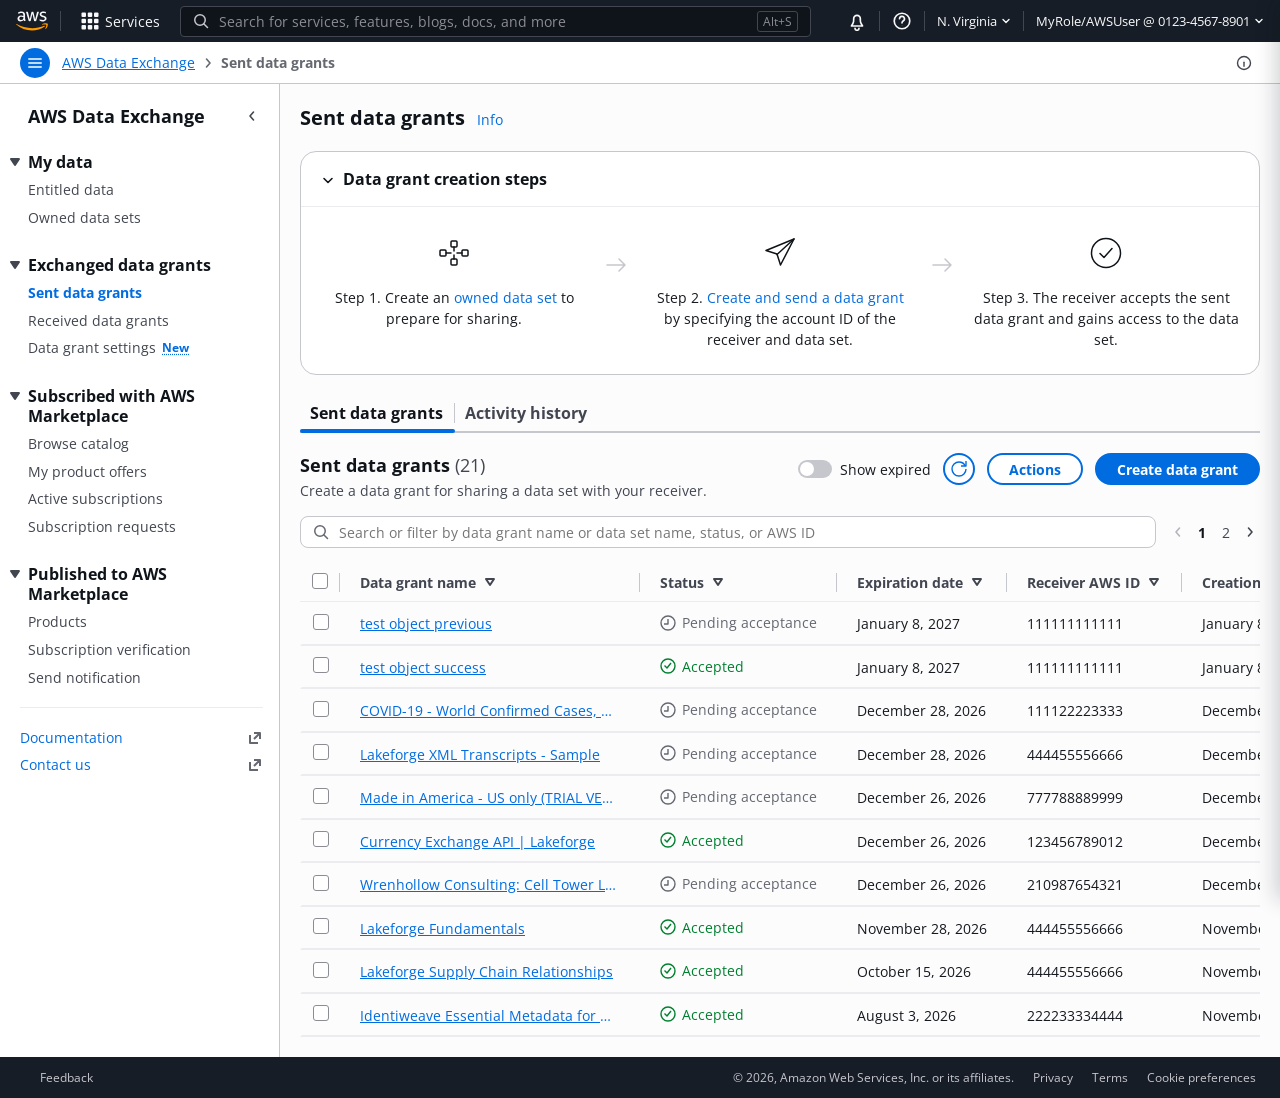
<file: index.html>
<!DOCTYPE html>
<html lang="en">
<head>
<meta charset="UTF-8" />
<meta http-equiv="refresh" content="0; url=sent-data-grants.html" />
<link rel="canonical" href="sent-data-grants.html" />
<title>Data grants prototype</title>
</head>
<body>
<p>Redirecting to <a href="sent-data-grants.html">Sent data grants</a>…</p>
</body>
</html>
</file>
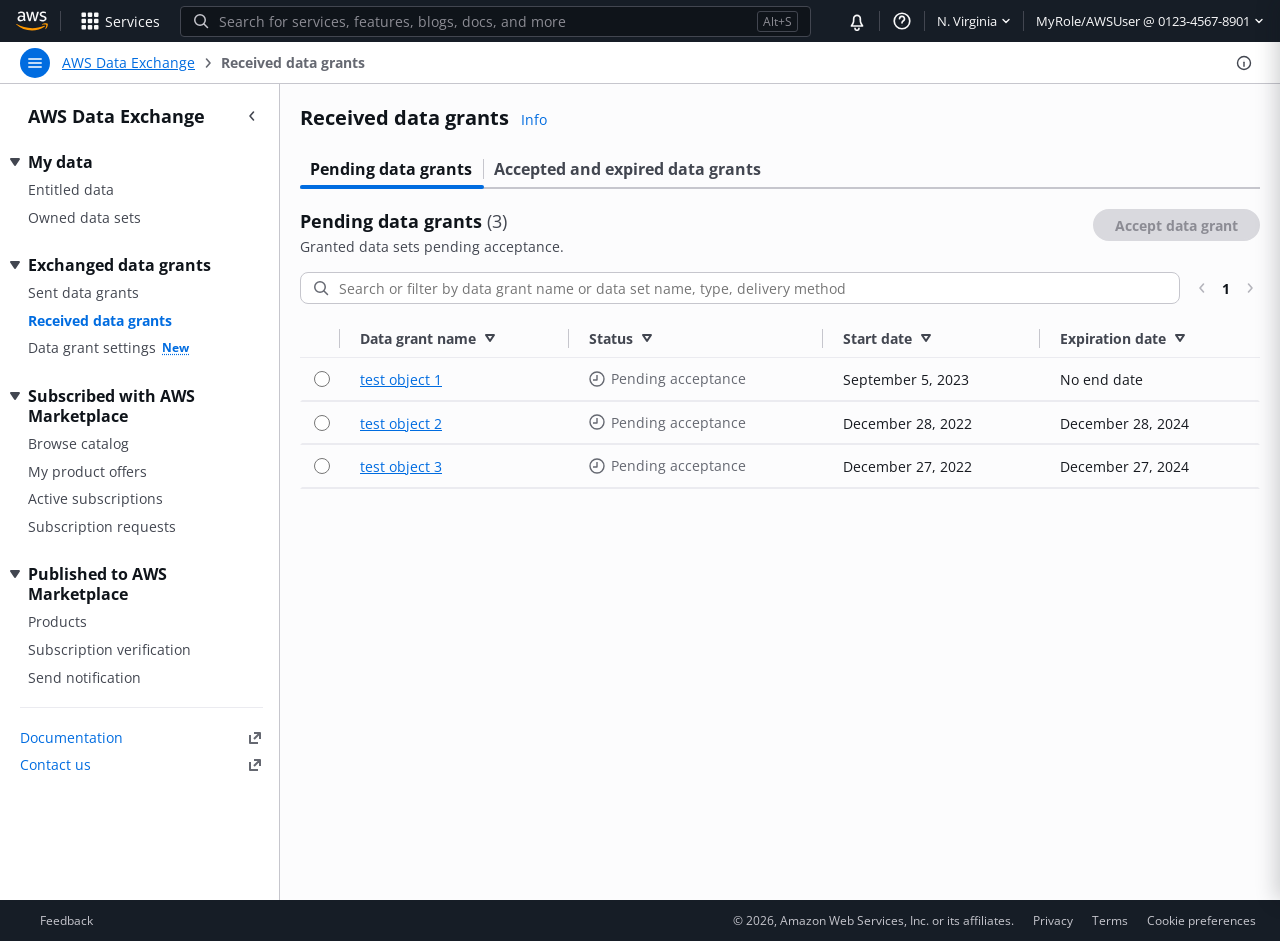
<file: received-data-grants.html>
<!DOCTYPE html>
<html lang="en">
<head>
<meta charset="UTF-8" />
<meta name="viewport" content="width=device-width, initial-scale=1.0" />
<title>Received data grants | Data grants prototype</title>
<meta name="description" content="Cloudscape-styled functional prototype of the AWS Data Exchange received data grants homepage." />
<link rel="preconnect" href="https://fonts.googleapis.com" />
<link rel="preconnect" href="https://fonts.gstatic.com" crossorigin />
<link href="https://fonts.googleapis.com/css2?family=Open+Sans:wght@400;600;700&display=swap" rel="stylesheet" />
<link rel="stylesheet" href="style.css" />
</head>
<body>

<div id="header-root"></div>
<div id="toolbar-root"></div>

<div class="app-layout">
  <div id="sidenav-root"></div>

  <main class="main-content">
    <div class="page-header">
      <h1>Received data grants</h1>
      <button class="info-link" data-open-help>Info</button>
    </div>

    <div id="flash-root" class="flashbar"></div>

    <div class="tabs" data-tab-group="received">
      <button class="tab active" data-tab="pending">Pending data grants</button>
      <button class="tab" data-tab="accepted">Accepted and expired data grants</button>
    </div>

    <div class="tab-panel active" data-tab-group="received" data-tab="pending">
      <div class="table-panel" id="pending-panel">
        <div class="table-panel__header">
          <div class="table-panel__title-group">
            <h2>Pending data grants <span class="table-panel__count" data-count>(0)</span></h2>
            <p class="table-panel__subtitle">Granted data sets pending acceptance.</p>
          </div>
          <div class="table-panel__actions">
            <button class="btn btn-primary" id="accept-grant-btn" disabled>Accept data grant</button>
          </div>
        </div>

        <div class="table-toolbar">
          <div class="search-input">
            <span data-icon="search"></span>
            <input type="text" placeholder="Search or filter by data grant name or data set name, type, delivery method" data-search-input />
          </div>
          <div class="pagination" data-pagination></div>
        </div>

        <div class="table-scroll">
          <table class="data-table" id="pending-grants-table">
            <thead>
              <tr>
                <th class="radio-col no-sort"></th>
                <th data-sort-key="name"><span class="th-inner">Data grant name <span class="sort-icon"></span></span></th>
                <th data-sort-key="statusLabel"><span class="th-inner">Status <span class="sort-icon"></span></span></th>
                <th data-sort-key="startSort"><span class="th-inner">Start date <span class="sort-icon"></span></span></th>
                <th data-sort-key="expirationSort"><span class="th-inner">Expiration date <span class="sort-icon"></span></span></th>
              </tr>
            </thead>
            <tbody></tbody>
          </table>
        </div>
      </div>
    </div>

    <div class="tab-panel" data-tab-group="received" data-tab="accepted">
      <div class="table-panel" id="accepted-panel">
        <div class="table-panel__header">
          <div class="table-panel__title-group">
            <h2>Accepted and expired data grants <span class="table-panel__count" data-count>(0)</span></h2>
            <p class="table-panel__subtitle">Data sets that have been granted to me that I have accepted or are expired.</p>
          </div>
        </div>

        <div class="table-toolbar">
          <div class="search-input">
            <span data-icon="search"></span>
            <input type="text" placeholder="Search or filter by data grant name" data-search-input />
          </div>
          <div class="pagination" data-pagination></div>
        </div>

        <div class="table-scroll">
          <table class="data-table simple" id="accepted-grants-table">
            <thead>
              <tr>
                <th data-sort-key="name"><span class="th-inner">Data grant name <span class="sort-icon"></span></span></th>
                <th data-sort-key="statusLabel"><span class="th-inner">Status <span class="sort-icon"></span></span></th>
                <th data-sort-key="startSort"><span class="th-inner">Start date <span class="sort-icon"></span></span></th>
                <th data-sort-key="expirationSort"><span class="th-inner">Expiration date <span class="sort-icon"></span></span></th>
              </tr>
            </thead>
            <tbody></tbody>
          </table>
        </div>
      </div>
    </div>
  </main>
</div>

<div id="footer-root"></div>

<script src="icons.js"></script>
<script src="common.js"></script>
<script src="app.js"></script>
<script src="data.received.js"></script>
<script src="page.received.js"></script>
</body>
</html>
</file>
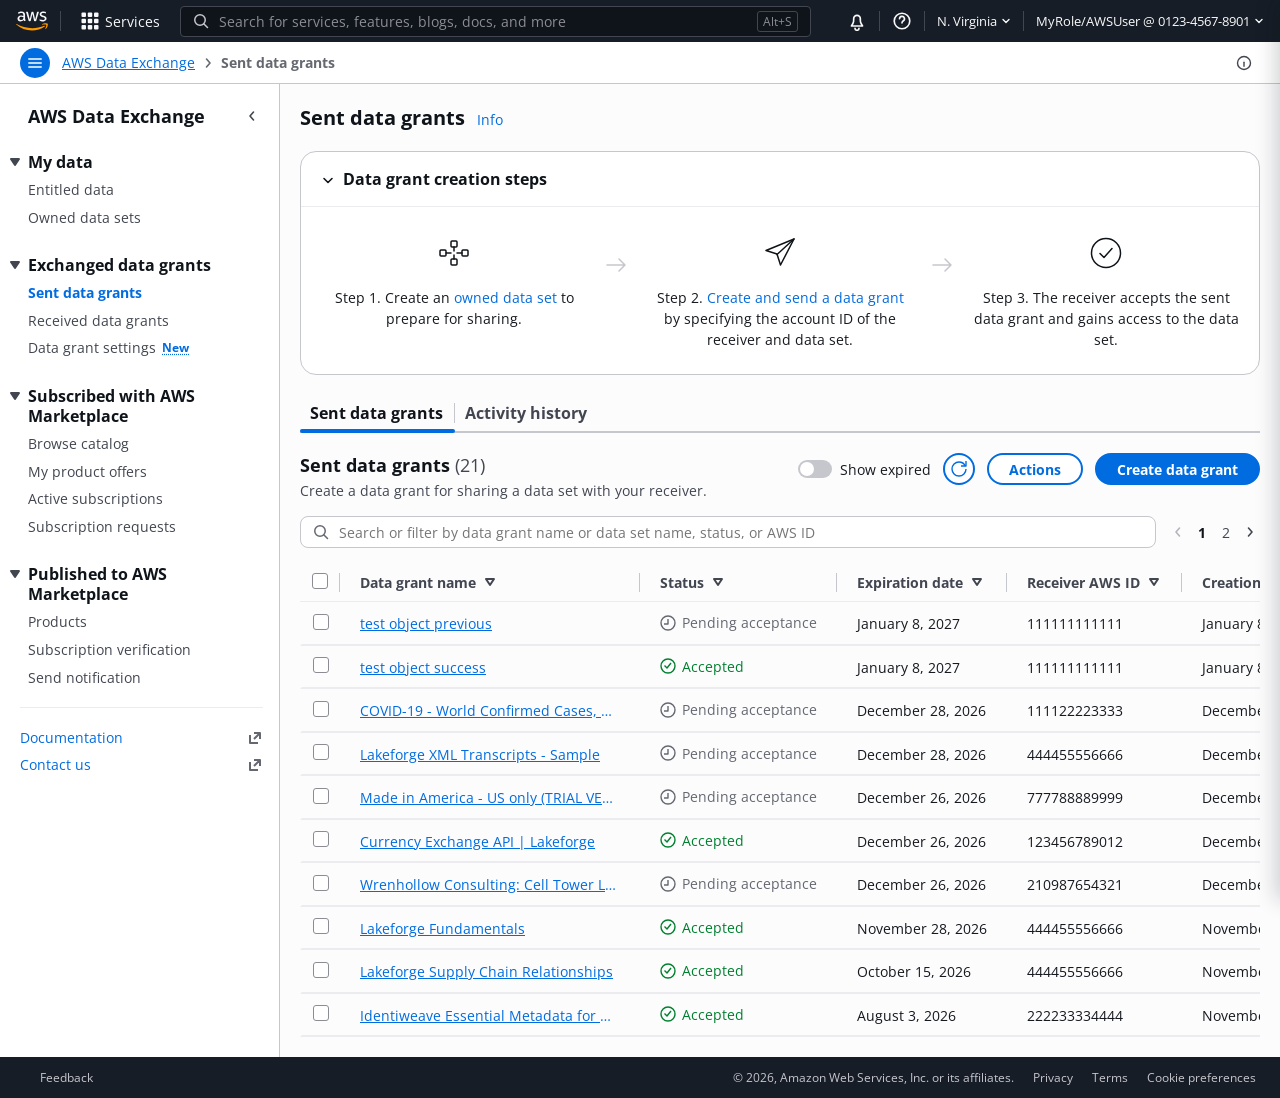
<file: sent-data-grants.html>
<!DOCTYPE html>
<html lang="en">
<head>
<meta charset="UTF-8" />
<meta name="viewport" content="width=device-width, initial-scale=1.0" />
<title>Sent data grants | Data grants prototype</title>
<meta name="description" content="Cloudscape-styled functional prototype of the AWS Data Exchange sent data grants homepage." />
<link rel="preconnect" href="https://fonts.googleapis.com" />
<link rel="preconnect" href="https://fonts.gstatic.com" crossorigin />
<link href="https://fonts.googleapis.com/css2?family=Open+Sans:wght@400;600;700&display=swap" rel="stylesheet" />
<link rel="stylesheet" href="style.css" />
</head>
<body>

<div id="header-root"></div>
<div id="toolbar-root"></div>

<div class="app-layout">
  <div id="sidenav-root"></div>

  <main class="main-content">
    <div class="page-header">
      <h1>Sent data grants</h1>
      <button class="info-link" data-open-help>Info</button>
    </div>

    <div id="flash-root" class="flashbar"></div>

    <section class="container creation-steps" data-collapsible>
      <div class="creation-steps__header" data-collapse-toggle>
        <span data-icon="chevronDown"></span>
        <span>Data grant creation steps</span>
      </div>
      <div class="creation-steps__body">
        <div class="creation-steps__step">
          <div class="creation-steps__icon" data-icon="networkNodes"></div>
          <div class="creation-steps__text">Step 1. Create an <a href="#" onclick="return false;">owned data set</a> to prepare for sharing.</div>
        </div>
        <div class="creation-steps__arrow" data-icon="arrowRight"></div>
        <div class="creation-steps__step">
          <div class="creation-steps__icon" data-icon="paperPlane"></div>
          <div class="creation-steps__text">Step 2. <a href="#" onclick="return false;">Create and send a data grant</a> by specifying the account ID of the receiver and data set.</div>
        </div>
        <div class="creation-steps__arrow" data-icon="arrowRight"></div>
        <div class="creation-steps__step">
          <div class="creation-steps__icon" data-icon="checkCircleBig"></div>
          <div class="creation-steps__text">Step 3. The receiver accepts the sent data grant and gains access to the data set.</div>
        </div>
      </div>
    </section>

    <div class="tabs" data-tab-group="sent">
      <button class="tab active" data-tab="grants">Sent data grants</button>
      <button class="tab" data-tab="activity">Activity history</button>
    </div>

    <div class="tab-panel active" data-tab-group="sent" data-tab="grants">
      <div class="table-panel" id="grants-panel">
        <div class="table-panel__header">
          <div class="table-panel__title-group">
            <h2>Sent data grants <span class="table-panel__count" data-count>(0)</span></h2>
            <p class="table-panel__subtitle">Create a data grant for sharing a data set with your receiver.</p>
          </div>
          <div class="table-panel__actions">
            <label class="toggle">
              <input type="checkbox" id="show-expired-toggle" />
              <span class="toggle__track"></span>
              Show expired
            </label>
            <button class="btn btn-icon" id="refresh-grants" title="Refresh"><span data-icon="refreshCircular"></span></button>
            <div class="btn-dropdown">
              <button class="btn btn-normal" data-dropdown-trigger>Actions</button>
              <div class="dropdown-menu">
                <button data-action="view" disabled>View details</button>
                <button data-action="revoke" disabled>Revoke data grant</button>
                <button data-action="delete" disabled>Delete data grant</button>
              </div>
            </div>
            <button class="btn btn-primary" id="create-grant-btn">Create data grant</button>
          </div>
        </div>

        <div class="table-toolbar">
          <div class="search-input">
            <span data-icon="search"></span>
            <input type="text" placeholder="Search or filter by data grant name or data set name, status, or AWS ID" data-search-input />
          </div>
          <div class="pagination" data-pagination></div>
        </div>

        <div class="table-scroll">
          <table class="data-table" id="sent-grants-table">
            <thead>
              <tr>
                <th class="checkbox-col no-sort"><input type="checkbox" id="select-all-grants" /></th>
                <th data-sort-key="name"><span class="th-inner">Data grant name <span class="sort-icon"></span></span></th>
                <th data-sort-key="statusLabel"><span class="th-inner">Status <span class="sort-icon"></span></span></th>
                <th data-sort-key="expirationSort"><span class="th-inner">Expiration date <span class="sort-icon"></span></span></th>
                <th data-sort-key="receiverAwsId"><span class="th-inner">Receiver AWS ID <span class="sort-icon"></span></span></th>
                <th data-sort-key="creationSort"><span class="th-inner">Creation date <span class="sort-icon"></span></span></th>
              </tr>
            </thead>
            <tbody></tbody>
          </table>
        </div>
      </div>
    </div>

    <div class="tab-panel" data-tab-group="sent" data-tab="activity">
      <div class="table-panel" id="activity-panel">
        <div class="table-panel__header">
          <div class="table-panel__title-group">
            <h2>Jobs <span class="table-panel__count" data-count>(0)</span></h2>
            <p class="table-panel__subtitle">Jobs are deleted 90 days after they are created.</p>
          </div>
          <div class="table-panel__actions">
            <button class="btn btn-icon" id="refresh-jobs" title="Refresh"><span data-icon="refreshCircular"></span></button>
          </div>
        </div>

        <div class="table-toolbar" style="justify-content:flex-end;">
          <div class="pagination" data-pagination></div>
        </div>

        <div class="table-scroll">
          <table class="data-table" id="jobs-table">
            <thead>
              <tr>
                <th class="checkbox-col no-sort"><input type="checkbox" id="select-all-jobs" /></th>
                <th data-sort-key="type"><span class="th-inner">Type <span class="sort-icon"></span></span></th>
                <th class="no-sort"><span class="th-inner">Details</span></th>
                <th data-sort-key="stateLabel"><span class="th-inner">State <span class="sort-icon"></span></span></th>
                <th data-sort-key="createdSort"><span class="th-inner">Time created <span class="sort-icon"></span></span></th>
              </tr>
            </thead>
            <tbody></tbody>
          </table>
        </div>
      </div>
    </div>
  </main>
</div>

<div id="footer-root"></div>

<script src="icons.js"></script>
<script src="common.js"></script>
<script src="app.js"></script>
<script src="data.sent.js"></script>
<script src="page.sent.js"></script>
</body>
</html>
</file>
<file: style.css>
/* AWS Data Exchange — Data Grants Prototype
   Styled with current Cloudscape Design System tokens (cloudscape.design) */

:root {
  /* Color tokens (sampled from live Cloudscape site) */
  --color-text-heading: #0f141a;
  --color-text-body: #16191f;
  --color-text-body-secondary: #424650;
  --color-text-body-tertiary: #656871;
  --color-text-disabled: #b4b4bb;
  --color-text-link: #006ce0;
  --color-text-link-hover: #002b66;
  --color-text-inverted: #f9f9fa;
  --color-text-inverted-secondary: #c6c6cd;

  /* Verified 2026-08 against cloudscape.design/examples/react/table.html and
     dashboard.html via computed-style inspection of the live site: the page
     canvas and full-page table sections share the same near-white #fcfcfd —
     there is no grey-canvas/white-card split. Only "default" variant
     Containers (e.g. dashboard widgets) are pure white with a visible
     #c6c6cd border and 16px radius; full-page table sections have none. */
  --color-bg-layout: #fcfcfd;
  --color-bg-container: #ffffff;
  --color-bg-header: #161d26;
  --color-bg-header-hover: #232b36;
  --color-bg-input: #ffffff;
  --color-bg-table-header: #fcfcfd;
  --color-bg-row-hover: #f2fbff;
  --color-bg-row-selected: #f0fbff;

  --color-border: #dedee3;
  --color-border-strong: #c6c6cd;
  --color-border-divider: #ebebf0;
  --color-container-border: #c6c6cd;

  --color-blue: #006ce0;
  --color-blue-dark: #004a9e;
  --color-blue-tint: #f0fbff;

  --color-green: #00802f;
  --color-green-tint: #effff1;
  --color-green-border: #b5e8bf;

  --color-red: #db0000;
  --color-red-tint: #fff5f5;
  --color-red-border: #ffcfcf;

  --color-amber-text: #855900;
  --color-amber-tint: #fffef0;
  --color-amber-icon: #866300;

  --color-grey-text: #656871;

  /* "Amazon Ember" is AWS's internal console font and isn't served by the
     public cloudscape.design site itself — it ships Open Sans as the real
     typeface. Listed first here as a progressive enhancement for anyone
     with it installed locally; the fallback chain matches the live site
     exactly so rendered output is identical for everyone else. */
  --font-family: "Amazon Ember", "Open Sans", "Helvetica Neue", Roboto, Arial, sans-serif;

  --radius-button: 20px;
  --radius-input: 8px;
  --radius-panel: 16px;
  --radius-badge: 999px;

  --space-xxs: 4px;
  --space-xs: 8px;
  --space-s: 12px;
  --space-m: 16px;
  --space-l: 20px;
  --space-xl: 24px;
  --space-xxl: 32px;
}

* {
  box-sizing: border-box;
}

html,
body {
  margin: 0;
  padding: 0;
}

body {
  font-family: var(--font-family);
  font-size: 14px;
  color: var(--color-text-body);
  background: var(--color-bg-layout);
  -webkit-font-smoothing: antialiased;
}

a {
  color: var(--color-text-link);
  text-decoration: none;
}

a:hover {
  color: var(--color-text-link-hover);
  text-decoration: underline;
}

button {
  font-family: inherit;
}

/* inline-block (not block): inside a flex container this behaves
   identically to block (flex items ignore their own inline/block distinction),
   but it also lets an icon flow correctly inline within prose text — e.g. an
   external-link icon glued to the end of a link — without wrapping onto its
   own line the way a block-level child always would. Verified against every
   existing flex-based icon usage in this file with no regressions. */
svg {
  display: inline-block;
  vertical-align: -2px;
  flex-shrink: 0;
}

/* ============ TOP HEADER ============
   42px tall, per explicit spec: logo, 9-square Services icon, wide search
   box (5-6px vertical margin), then icon/divider/icon/divider/region/
   divider/user. */

.top-header {
  height: 42px;
  background: var(--color-bg-header);
  color: var(--color-text-inverted);
  display: flex;
  align-items: center;
  gap: var(--space-s);
  padding: 0 var(--space-m);
  position: sticky;
  top: 0;
  z-index: 100;
}

.top-header__logo {
  display: flex;
  align-items: center;
  white-space: nowrap;
  flex-shrink: 0;
}

.top-header__logo svg {
  flex-shrink: 0;
}

.top-header__services {
  display: flex;
  align-items: center;
  gap: 6px;
  color: var(--color-text-inverted);
  font-size: 14px;
  cursor: pointer;
  padding: 6px 8px;
  border-radius: 4px;
  flex-shrink: 0;
}

.top-header__services:hover {
  background: var(--color-bg-header-hover);
}

.top-header__search {
  flex: 1;
  display: flex;
  align-items: center;
  background: #0f141a;
  border: 1px solid #424650;
  border-radius: 4px;
  padding: 0 var(--space-s);
  height: 31px;
  margin: 5px 0;
  color: var(--color-text-inverted-secondary);
  gap: var(--space-xs);
}

.top-header__search input {
  background: transparent;
  border: none;
  outline: none;
  color: var(--color-text-inverted);
  font-size: 14px;
  flex: 1;
  font-family: inherit;
}

.top-header__search input::placeholder {
  color: #8c8c94;
}

.top-header__shortcut {
  font-size: 12px;
  color: #8c8c94;
  border: 1px solid #424650;
  border-radius: 3px;
  padding: 1px 5px;
}

.top-header__spacer {
  flex: 0 0 var(--space-s);
}

.top-header__icon-btn {
  width: 20px;
  height: 20px;
  min-width: 20px;
  min-height: 20px;
  display: flex;
  align-items: center;
  justify-content: center;
  cursor: pointer;
  color: var(--color-text-inverted);
  background: transparent;
  border: none;
  flex-shrink: 0;
}

.top-header__icon-btn svg {
  width: 20px;
  height: 20px;
}

/* No margin here — .top-header already sets a 12px flex `gap` between every
   child, so adding the divider's own margin on top of that was double-
   counting the spacing (24px instead of 12px on each side). */
.top-header__divider {
  width: 1px;
  height: 20px;
  background: #424650;
  flex-shrink: 0;
}

.top-header__region,
.top-header__user {
  display: flex;
  align-items: center;
  gap: 4px;
  cursor: pointer;
  color: var(--color-text-inverted);
  font-size: 13px;
  white-space: nowrap;
  flex-shrink: 0;
}

/* ============ TOOLBAR (breadcrumb panel) ============
   Cloudscape's AppLayout renders a full-bleed strip directly under the top
   header — menu toggle + breadcrumbs on the left, a global info trigger on
   the right — with its own bottom border. The side nav's vertical border
   begins at that strip's bottom edge, not at the very top, which is what
   produces the perpendicular join between the two borders. Verified against
   cloudscape.design/examples/react/table.html. */

.toolbar {
  height: 42px;
  flex-shrink: 0;
  display: flex;
  align-items: center;
  gap: var(--space-s);
  padding: 0 var(--space-l);
  background: var(--color-bg-container);
  border-bottom: 1px solid var(--color-border-strong);
}

.toolbar__menu-toggle {
  width: 30px;
  height: 30px;
  padding: 0;
  display: flex;
  align-items: center;
  justify-content: center;
  border: none;
  background: transparent;
  cursor: pointer;
  flex-shrink: 0;
}

/* Four states, verified against reference screenshots:
   nav open + no hover  -> filled AWS-blue circle, white icon
   nav open + hover     -> darker blue circle
   nav closed + no hover -> no circle, dark icon
   nav closed + hover    -> grey circle, dark icon */
.toolbar__menu-circle {
  width: 30px;
  height: 30px;
  display: flex;
  align-items: center;
  justify-content: center;
  border-radius: 50%;
  background: var(--color-blue);
  color: #fff;
}

.toolbar__menu-toggle:hover .toolbar__menu-circle {
  background: var(--color-blue-dark);
}

.toolbar__menu-toggle.is-collapsed .toolbar__menu-circle {
  background: transparent;
  color: var(--color-text-body);
}

.toolbar__menu-toggle.is-collapsed:hover .toolbar__menu-circle {
  background: var(--color-border-divider);
}

.toolbar__spacer {
  flex: 1;
}

.toolbar__info-btn {
  width: 32px;
  height: 32px;
  display: flex;
  align-items: center;
  justify-content: center;
  border-radius: var(--radius-input);
  border: none;
  background: transparent;
  color: var(--color-text-body-secondary);
  cursor: pointer;
  flex-shrink: 0;
}

.toolbar__info-btn:hover {
  background: var(--color-bg-layout);
}

/* ============ APP LAYOUT ============ */

.app-layout {
  display: flex;
  align-items: stretch;
  min-height: calc(100vh - 42px - 42px);
  position: relative;
}

.app-layout.nav-collapsed .side-nav {
  display: none;
}

/* ============ SIDE NAV ============
   Spacing verified pixel-for-pixel against cloudscape.design/examples/react/
   table.html: nav content inset 20px left / 16px right, nav links sit flush
   with zero gap between them (28px row height from 4px/8px padding alone),
   ~8px between the last item of one section and the next section's header,
   and section headers are 16px/400 weight, not bold. */

.side-nav {
  width: 280px;
  height: 100%;
  box-sizing: border-box;
  flex-shrink: 0;
  background: var(--color-bg-container);
  border-right: 1px solid var(--color-border-strong);
  padding: var(--space-l) 16px var(--space-xxl) 20px;
}

.side-nav__header {
  display: flex;
  align-items: center;
  justify-content: space-between;
  margin-bottom: var(--space-m);
  /* Brings the title text inset to 28px from the nav's left edge (20px
     container padding + 8px here), matching Cloudscape's verified h2
     header padding — ported from the private-marketplace-prototype's
     identical fix. */
  padding-left: 8px;
}

.side-nav__title {
  font-size: 18px;
  font-weight: 700;
  color: var(--color-text-heading);
}

.side-nav__close {
  background: none;
  border: none;
  cursor: pointer;
  color: var(--color-text-body-secondary);
  display: flex;
  padding: 4px;
  border-radius: 4px;
}

.side-nav__close:hover {
  background: var(--color-bg-layout);
}

/* Zero top margin — verified against cloudscape.design's own reference:
   there is no explicit gap between one section's last item and the next
   section's header row; every row in the nav is a uniform 28px tall and
   that height alone carries the rhythm. Ported from the
   private-marketplace-prototype's identical fix. */
/* Item-to-item spacing within a section is carried entirely by each
   row's own uniform height (no explicit margin) — but section-to-section
   transitions need to read as a distinct break, so those specifically
   get an explicit 20px gap instead of the plain row rhythm. */
.side-nav__section {
  margin-top: 0;
}

.side-nav__section:not(:first-child) {
  margin-top: var(--space-l);
}

/* This nav is Cloudscape's "Organized with sections" pattern (plain,
   non-link group headers), not PMP's "Nesting with expandable link
   groups" (where the header doubles as a real link to its own landing
   page) — verified against cloudscape.design/patterns/general/
   service-navigation/side-navigation/#organized-with-sections via
   computed style: 16px/700 bold heading text in
   --color-text-heading, not the 16px/400 this previously used. The
   chevron sits in the same left gutter as PMP's toggle button (absolute,
   -13px) so the header text still lands at the same 28px inset as every
   plain nav link below it. */
.side-nav__section-title {
  position: relative;
  display: flex;
  align-items: flex-start;
  padding: 4px 8px;
  border-radius: 8px;
  font-size: 16px;
  font-weight: 700;
  line-height: 20px;
  color: var(--color-text-heading);
  cursor: pointer;
  user-select: none;
}

.side-nav__section-title:hover {
  background: var(--color-bg-layout);
}

/* Positioned from the container's own top edge (padding-top + half the
   first line's own line-height) rather than 50% of the whole title,
   which — once a long header like "Subscribed with AWS Marketplace"
   wraps to 2 lines — would center the icon between both lines instead
   of against the first one. */
.side-nav__section-title svg {
  position: absolute;
  left: -13px;
  top: 6px;
  width: 16px;
  height: 16px;
  flex-shrink: 0;
  transition: transform 0.15s ease;
  color: var(--color-text-body-secondary);
}

.side-nav__section.collapsed .side-nav__section-title svg {
  transform: rotate(-90deg);
}

.side-nav__section.collapsed .side-nav__items {
  display: none;
}

/* Cloudscape's "Organized with sections" pattern (unlike PMP's "Nesting
   with expandable link groups") does NOT indent items under their
   section header — verified against cloudscape.design/patterns/general/
   service-navigation/side-navigation/#organized-with-sections: "Dashboard",
   "Usage", "API Keys", etc. all sit flush with "Reports and Analytics" /
   "Security", not indented under them. */
.side-nav__items {
  list-style: none;
  margin: 0;
  padding: 0;
}

.side-nav__items li {
  margin: 0;
}

.side-nav__link {
  display: flex;
  align-items: center;
  gap: 6px;
  padding: 4px 8px;
  border-radius: 8px;
  color: var(--color-text-body-secondary);
  font-size: 14px;
  line-height: 1.4;
}

.side-nav__link:hover {
  background: var(--color-bg-layout);
  text-decoration: none;
}

.side-nav__link.active {
  color: var(--color-text-link);
  font-weight: 700;
}

/* Cloudscape's own guidance explicitly says not to use a badge for "new
   page" labels — plain bold text only. Verified against
   cloudscape.design/patterns/general/announcing-new-features/. */
.side-nav__badge {
  font-size: 12px;
  font-weight: 700;
  color: var(--color-blue);
  text-decoration: underline dotted;
  text-underline-offset: 2px;
}

.side-nav__divider {
  border: none;
  border-top: 1px solid var(--color-border-divider);
  margin: var(--space-m) 0;
}

.side-nav__external {
  display: flex;
  align-items: center;
  justify-content: space-between;
  padding: 4px 0;
  color: var(--color-text-link);
  font-size: 14px;
}

.side-nav__external svg {
  color: var(--color-text-body-tertiary);
}

/* ============ MAIN CONTENT ============ */

.main-content {
  flex: 1;
  min-width: 0;
  padding: 20px;
}

.breadcrumb {
  display: flex;
  align-items: center;
  gap: 6px;
  font-size: 14px;
  min-width: 0;
}

/* Every segment but the current one keeps its natural width and never
   wraps — only the final (current-page) segment, which is the one most
   likely to be long, shrinks and truncates when space runs out. Ported
   from the private-marketplace-prototype's identical fix. */
.breadcrumb a,
.breadcrumb .sep,
.breadcrumb__ellipsis-trigger {
  flex-shrink: 0;
  white-space: nowrap;
}

.breadcrumb a {
  color: var(--color-text-link);
  font-size: 14px;
  text-decoration: underline;
}

.breadcrumb a:hover {
  color: var(--color-text-link-hover);
}

.breadcrumb .sep {
  color: var(--color-text-body-tertiary);
  display: flex;
}

.breadcrumb .current {
  color: var(--color-grey-text);
  font-weight: 700;
  min-width: 80px;
  overflow: hidden;
  text-overflow: ellipsis;
  white-space: nowrap;
}

.breadcrumb-wrapper {
  display: flex;
  min-width: 0;
}

.breadcrumb--collapsed {
  display: none;
}

/* Matches Cloudscape's own BreadcrumbGroup collapse point (verified by
   resizing cloudscape.design/examples/react/edit.html down until its
   breadcrumb switched to the "..." control). */
@media (max-width: 700px) {
  .breadcrumb--full {
    display: none;
  }

  .breadcrumb--collapsed {
    display: flex;
    align-items: center;
    gap: 6px;
  }
}

.breadcrumb__ellipsis-trigger {
  background: none;
  border: none;
  cursor: pointer;
  font-size: 14px;
  font-weight: 700;
  color: var(--color-text-link);
  padding: 0;
}

.breadcrumb__ellipsis-trigger:hover {
  color: var(--color-text-link-hover);
}

.page-header {
  display: flex;
  align-items: baseline;
  gap: var(--space-s);
  margin-bottom: var(--space-l);
}

.page-header h1 {
  font-size: 20px;
  font-weight: 700;
  color: var(--color-text-heading);
  margin: 0;
}

.info-link {
  font-size: 14px;
  font-weight: 400;
  background: none;
  border: none;
  cursor: pointer;
  padding: 0;
  color: var(--color-text-link);
}

.info-link:hover {
  text-decoration: underline;
}

/* ============ CONTAINER / CREATION STEPS ============ */

/* Cloudscape's "default"-variant Container: solid white, visible 1px
   #c6c6cd border, 16px radius, no shadow — verified against a dashboard
   widget on the live site. Used here only for the supplementary creation
   steps callout, not for primary full-page table sections (see below). */
.container {
  background: var(--color-bg-container);
  border: 1px solid var(--color-container-border);
  border-radius: var(--radius-panel);
  margin-bottom: var(--space-l);
}

.creation-steps {
  overflow: hidden;
}

.creation-steps__header {
  display: flex;
  align-items: center;
  gap: 8px;
  padding: var(--space-m) var(--space-l);
  cursor: pointer;
  user-select: none;
  border-bottom: 1px solid var(--color-border-divider);
  font-weight: 700;
  font-size: 16px;
  color: var(--color-text-heading);
}

.creation-steps__header svg {
  transition: transform 0.15s ease;
}

.creation-steps.collapsed .creation-steps__header {
  border-bottom: none;
}

.creation-steps.collapsed .creation-steps__header svg {
  transform: rotate(-90deg);
}

.creation-steps.collapsed .creation-steps__body {
  display: none;
}

.creation-steps__body {
  display: flex;
  align-items: flex-start;
  padding: var(--space-xl) var(--space-l);
  gap: var(--space-m);
}

.creation-steps__step {
  flex: 1;
  min-width: 0;
  display: flex;
  flex-direction: column;
  align-items: center;
  text-align: center;
  gap: var(--space-s);
}

.creation-steps__icon {
  width: 44px;
  height: 44px;
  display: flex;
  align-items: center;
  justify-content: center;
  color: var(--color-text-heading);
}

.creation-steps__text {
  font-size: 14px;
  color: var(--color-text-body);
  line-height: 1.5;
}

.creation-steps__arrow {
  color: var(--color-border-strong);
  margin-top: 20px;
  flex-shrink: 0;
}

/* ============ TABS ============ */

/* Verified against cloudscape.design/components/tabs/: 16px/700 label text,
   tight "7px 4px 7px 3px" padding, and a full-width #c6c6cd bottom rule
   (not the much lighter divider token, which read as "missing"). */
/* Cloudscape's own computed value is exactly 1px, but on our pages the
   tabs sit on an open white canvas with no adjacent card border to give
   the eye contrast, so the same 1px/#c6c6cd line reads as effectively
   invisible — bumped to 2px (same color) so it reliably reads as a
   divider without going dark enough to look like a bold rule. Ported
   from private-marketplace-prototype's identical fix. */
/* gap:0 (not 16px) — Cloudscape's own <li> tabs sit flush adjacent with
   zero gap; the visual spacing between labels comes entirely from each
   button's own small padding plus the vertical divider below, not from
   a flex gap. Ported from private-marketplace-prototype's identical fix. */
.tabs {
  display: flex;
  gap: 0;
  border-bottom: 2px solid var(--color-border-strong);
  margin-bottom: var(--space-l);
}

/* Padding is 7px/12px/7px/10px, not 7px/4px/7px/3px — Cloudscape splits
   this across two nested elements (the button keeps 7px/4px/7px/3px, but
   its wrapping tabs-tab-header-container div adds its own 0/8px/0/7px on
   top), which our single-element .tab doesn't have a slot for. Folding
   both layers into one padding here reproduces the same measured
   14px text-to-divider / 13px divider-to-next-text gap. Ported from
   private-marketplace-prototype's identical fix. */
.tab {
  position: relative;
  background: none;
  border: none;
  cursor: pointer;
  font-size: 16px;
  font-weight: 700;
  color: var(--color-text-body-secondary);
  padding: 7px 12px 7px 10px;
}

.tab.active {
  color: var(--color-text-heading);
}

/* The vertical divider between adjacent tabs — verified against
   cloudscape.design's own tabs-tab-header-container::before rule
   (border-inline-end: 1px solid #c6c6cd, inset 8px top/bottom). Every
   tab except the last one gets it, since there's nothing to divide from
   after the final tab. Ported from private-marketplace-prototype's
   identical fix. */
.tab:not(:last-child)::before {
  content: "";
  position: absolute;
  top: 8px;
  bottom: 8px;
  right: 0;
  border-right: 1px solid var(--color-border-strong);
}

/* The active indicator is its own rounded-cap pill (::after), not a
   border — verified against cloudscape.design's own tab markup, which
   uses a 4px bar with a full 20px border-radius on every corner rather
   than a hard-edged border-bottom. The rounded ends are what keep a bar
   this tall from reading as "too thick": a sharp-cornered rectangle at
   the same height looks visibly heavier than a pill does. Ported from
   private-marketplace-prototype's identical fix. */
.tab.active::after {
  content: "";
  position: absolute;
  left: 0;
  right: 0;
  bottom: -2px;
  height: 4px;
  background: var(--color-blue);
  border-radius: 20px;
}

.tab-panel {
  display: none;
}

.tab-panel.active {
  display: block;
}

/* ============ TABLE PANEL ============ */

/* Verified on the live "table view" / "table property filter" demos: the
   primary full-page table section carries no border, background fill, or
   shadow of its own — it sits flush on the page canvas (both #fcfcfd) and
   is separated purely by whitespace and the table's own row hairlines. */
.table-panel {
  background: transparent;
  border: none;
  padding: 0;
}

.table-panel__header {
  display: flex;
  align-items: flex-start;
  justify-content: space-between;
  gap: var(--space-m);
  margin-bottom: var(--space-m);
}

.table-panel__title-group h2 {
  font-size: 18px;
  font-weight: 700;
  margin: 0 0 4px;
  color: var(--color-text-heading);
}

.table-panel__count {
  font-weight: 400;
  color: var(--color-text-body-secondary);
}

.table-panel__subtitle {
  font-size: 14px;
  color: var(--color-text-body-secondary);
  margin: 0;
}

.table-panel__actions {
  display: flex;
  align-items: center;
  gap: var(--space-s);
  flex-shrink: 0;
}

.toggle {
  display: flex;
  align-items: center;
  gap: 8px;
  font-size: 14px;
  color: var(--color-text-body);
  cursor: pointer;
  user-select: none;
}

.toggle input {
  display: none;
}

.toggle__track {
  width: 34px;
  height: 18px;
  border-radius: 999px;
  background: var(--color-border-strong);
  position: relative;
  transition: background 0.15s ease;
  flex-shrink: 0;
}

.toggle__track::after {
  content: "";
  position: absolute;
  top: 2px;
  left: 2px;
  width: 14px;
  height: 14px;
  border-radius: 50%;
  background: #fff;
  transition: transform 0.15s ease;
}

.toggle input:checked + .toggle__track {
  background: var(--color-blue);
}

.toggle input:checked + .toggle__track::after {
  transform: translateX(16px);
}

/* Buttons */

.btn {
  height: 32px;
  padding: 0 var(--space-l);
  border-radius: var(--radius-button);
  font-size: 14px;
  font-weight: 700;
  cursor: pointer;
  display: inline-flex;
  align-items: center;
  gap: 6px;
  white-space: nowrap;
  border: 2px solid transparent;
}

/* Manual-refresh button: 32px circle, blue border + blue icon on white —
   verified against cloudscape.design/patterns/general/loading-and-refreshing/ */
.btn-icon {
  width: 32px;
  height: 32px;
  padding: 0;
  justify-content: center;
  border-radius: 50%;
  border: 2px solid var(--color-blue);
  background: var(--color-bg-container);
  color: var(--color-blue);
}

.btn-icon:hover {
  background: var(--color-bg-layout);
  color: var(--color-blue);
}

/* When a .btn is an <a>, the generic `a:hover` rule elsewhere in this file
   has higher specificity than a plain `.btn-primary`/`.btn-normal` color
   declaration, so hovering would otherwise silently repaint the label with
   the link-hover color and underline it — verified against
   cloudscape.design/components/button/, where a primary button's hover
   only darkens the fill; the label stays put. Restated per variant below
   so this can't regress the same way. */
.btn:hover {
  text-decoration: none;
}

/* Normal/secondary button border is AWS blue, not grey — verified against
   the "with action buttons" table example on cloudscape.design. */
.btn-normal {
  background: var(--color-bg-container);
  border-color: var(--color-blue);
  color: var(--color-blue);
}

.btn-normal:hover {
  background: var(--color-bg-layout);
  color: var(--color-blue);
}

.btn-normal:disabled {
  color: var(--color-text-body-tertiary);
  border-color: var(--color-border);
  cursor: not-allowed;
  background: var(--color-bg-layout);
}

.btn-primary {
  background: var(--color-blue);
  border-color: var(--color-blue);
  color: #fff;
}

.btn-primary:hover {
  background: var(--color-blue-dark);
  border-color: var(--color-blue-dark);
  color: #fff;
}

.btn-primary:disabled {
  background: #d9d9de;
  border-color: #d9d9de;
  color: #8c8c94;
  cursor: not-allowed;
}

.btn-dropdown {
  position: relative;
}

.dropdown-menu {
  position: absolute;
  top: calc(100% + 4px);
  right: 0;
  background: var(--color-bg-container);
  border: 1px solid var(--color-border);
  border-radius: var(--radius-input);
  box-shadow: 0 4px 20px rgba(15, 20, 26, 0.15);
  min-width: 180px;
  padding: 4px;
  z-index: 20;
  display: none;
}

.dropdown-menu.open {
  display: block;
}

.dropdown-menu button {
  display: block;
  width: 100%;
  text-align: left;
  background: none;
  border: none;
  font-size: 14px;
  padding: 8px 10px;
  border-radius: 6px;
  cursor: pointer;
  color: var(--color-text-body);
}

.dropdown-menu button:hover {
  background: var(--color-bg-layout);
}

.dropdown-menu a {
  display: block;
  width: 100%;
  text-align: left;
  background: none;
  font-size: 14px;
  padding: 8px 10px;
  border-radius: 6px;
  cursor: pointer;
  color: var(--color-text-body);
  text-decoration: none;
}

.dropdown-menu a:hover {
  background: var(--color-bg-layout);
}

.dropdown-menu button:disabled {
  color: var(--color-text-body-tertiary);
  cursor: not-allowed;
}

/* Search + pagination row */

/* Verified against cloudscape.design/components/table/ (common-table
   example, viewed at full desktop width — a narrow embedded preview frame
   understates this): search and pagination share one row; flex-wrap only
   drops pagination to its own row once the row runs out of horizontal
   space (mobile width), never before. */
.table-toolbar {
  display: flex;
  align-items: center;
  gap: var(--space-s);
  margin-bottom: var(--space-m);
  flex-wrap: wrap;
}

.search-input {
  flex: 1;
  display: flex;
  align-items: center;
  gap: 8px;
  height: 32px;
  border: 1px solid var(--color-border-strong);
  border-radius: var(--radius-input);
  padding: 0 var(--space-s);
  color: var(--color-text-body-tertiary);
  background: var(--color-bg-input);
}

.search-input input {
  border: none;
  outline: none;
  flex: 1;
  font-size: 14px;
  font-family: inherit;
  color: var(--color-text-body);
  background: transparent;
}

.search-input svg {
  flex-shrink: 0;
  color: var(--color-text-body-tertiary);
}

/* Verified against cloudscape.design/components/pagination/: page-number
   buttons are plain text (no box/pill), 20x24, current page is bold
   near-black, others grey, disabled lighter grey. Hover only darkens text —
   no background. The preferences trigger is a separate borderless icon
   button (20px gap from the pagination group) that only darkens on hover. */
.pagination {
  display: flex;
  align-items: center;
  gap: 4px;
  flex-shrink: 0;
}

.page-btn {
  box-sizing: border-box;
  width: 20px;
  height: 24px;
  border: 2px solid transparent;
  background: none;
  border-radius: 0;
  cursor: pointer;
  color: var(--color-text-body-secondary);
  display: flex;
  align-items: center;
  justify-content: center;
  font-size: 14px;
}

.page-btn:hover:not(:disabled) {
  color: var(--color-text-heading);
}

.page-btn:disabled {
  color: var(--color-text-disabled);
  cursor: not-allowed;
}

.page-btn.current {
  color: var(--color-text-heading);
  font-weight: 700;
}

/* Divider drawn as a ::before rather than a border on the button itself —
   the button's own border-radius:20px pill shape would clip a real
   border-left into a curved sliver instead of a straight line. Verified
   pixel-for-pixel against cloudscape.design/examples/react/table.html.
   Ported from private-marketplace-prototype's identical fix. */
.page-settings {
  position: relative;
  margin-left: 17px;
  width: 28px;
  height: 32px;
  border: none;
  border-radius: 20px;
  background: none;
  color: var(--color-text-body-secondary);
  display: flex;
  align-items: center;
  justify-content: center;
  cursor: pointer;
}

.page-settings::before {
  content: "";
  position: absolute;
  left: -9px;
  top: 4px;
  bottom: 4px;
  width: 1px;
  background: var(--color-border-strong);
}

.page-settings:hover {
  color: var(--color-text-heading);
}

/* Table — no wrapping border/radius: on the live full-page table demos the
   table sits directly on the page canvas, structured only by row hairlines. */

.table-scroll {
  overflow-x: auto;
}

/* border-collapse:separate + border-spacing:0 is the verified live-
   Cloudscape recipe — it lets each cell own an independent border (needed
   for per-cell selection radius) without the collapsed-border merging that
   caused row selection to shift the whole table by 1px, and without
   changing row height when a cell's border color/width changes on
   selection (verified directly against the live table: selecting a row
   does not move any other row by even 1px). table-layout stays auto since
   our columns rely on content-based sizing, not the live demo's fixed
   layout. */
table.data-table {
  width: 100%;
  border-collapse: separate;
  border-spacing: 0;
  font-size: 14px;
}

.data-table thead th {
  position: relative;
  background: var(--color-bg-table-header);
  color: var(--color-text-body-secondary);
  font-weight: 700;
  text-align: left;
  padding: 9px 20px;
  border-bottom: 1px solid var(--color-border-divider);
  white-space: nowrap;
  cursor: pointer;
  user-select: none;
}

/* The vertical divider between header cells — Cloudscape renders it as
   an actual <span class="divider"> sibling inside every th but the last
   one, with a 1px #c6c6cd border-inline-start inset ~9px top/bottom.
   We don't have that sibling span, so a ::after pseudo-element
   reproduces the same measured inset instead. Ported from
   private-marketplace-prototype's identical fix. */
.data-table thead th:not(:last-child)::after {
  content: "";
  position: absolute;
  top: 9px;
  bottom: 9px;
  right: 0;
  border-right: 1px solid var(--color-border-strong);
}

.data-table thead th.no-sort {
  cursor: default;
}

/* The active sort column's icon (sortAsc/sortDesc) is solid-filled,
   unlike the hollow sortNeutral icon every other sortable column shows —
   both use currentColor, so darkening the whole header's text color to
   match cloudscape.design's own active-sort color is enough to recolor
   the icon too. Ported from private-marketplace-prototype's identical
   fix. */
.data-table thead th.sorted {
  color: var(--color-text-heading);
}

.data-table thead th .th-inner {
  display: flex;
  align-items: center;
  gap: 6px;
}

.data-table thead th svg {
  flex-shrink: 0;
}

/* Every cell always reserves the same border widths it would have when
   selected (1px top / 1px bottom / 2px left+right on edge columns) —
   selection only ever changes color, never width, which is what makes the
   live Cloudscape table immune to any layout shift on selection. */
.data-table tbody td {
  padding: 9px 20px;
  border-top: 2px solid transparent;
  border-bottom: 2px solid var(--color-border-divider);
  color: var(--color-text-body);
  vertical-align: middle;
  white-space: nowrap;
}

/* Table cell links are always underlined, unlike nav/button links which
   only underline on hover. */
.data-table tbody td a {
  text-decoration: underline;
}

.data-table tbody td:first-child {
  border-left: 2px solid transparent;
}

.data-table tbody td:last-child {
  border-right: 2px solid transparent;
}

/* Two tables sharing one card, separated by a divider (e.g. "All products"
   above "Selected products"): the top table's last row already draws its
   own bottom border, which doubles up visually right next to the divider
   below it. Suppress it (unless that row is selected, which still needs
   its blue border) so only the divider's single line shows between the
   two tables. */
div:has(+ hr.side-nav__divider) .data-table tbody tr:last-child:not(.selected) td {
  border-bottom-color: transparent;
}

.data-table th.checkbox-col,
.data-table th.radio-col,
.data-table td.checkbox-col,
.data-table td.radio-col {
  padding: 1px;
  text-align: center;
}

/* Verified against cloudscape.design/components/table/?example=simple:
   a table with no selection column has its first column's cell edge
   (not just its text) land flush with the card's own title above it —
   apply .simple to any <table class="data-table"> that has no checkbox-
   or radio-col. Ported from private-marketplace-prototype. */
.data-table.simple thead th:first-child,
.data-table.simple tbody td:first-child {
  padding-left: 0;
}

.data-table tbody td.wrap-col {
  white-space: normal;
  max-width: 320px;
}

.data-table tbody tr:hover {
  background: var(--color-bg-row-hover);
}

/* Selected row: verified against the live table — border-color switches to
   blue and border-top/bottom-width switches 1px->2px (Cloudscape's own
   selected cells measure the same way and still don't shift the table).
   Corner radius is conditional: a row only rounds an edge that isn't
   shared with an equally-selected neighbor, so a contiguous block of
   selected rows rounds only its outer corners, matching the live table. */
.data-table tbody tr.selected {
  background: var(--color-bg-row-selected);
}

.data-table tbody tr.selected td {
  border-top-color: var(--color-blue);
  border-bottom-color: var(--color-blue);
}

/* With border-collapse:separate every row draws its own border, so at the
   shared boundary between two contiguously-selected rows the row above's
   bottom border AND the row below's top border would both render blue,
   doubling that line to 4px vs. 2px everywhere else. Only the top row
   "owns" that shared line — the bottom row suppresses its own top border
   there so exactly one 2px line renders, same as every other edge. */
.data-table tbody tr.selected:not(.selected--top) td {
  border-top-color: transparent;
}

.data-table tbody tr.selected td:first-child {
  border-left-color: var(--color-blue);
}

.data-table tbody tr.selected td:last-child {
  border-right-color: var(--color-blue);
}

.data-table tbody tr.selected.selected--top td:first-child {
  border-top-left-radius: 8px;
}

.data-table tbody tr.selected.selected--top td:last-child {
  border-top-right-radius: 8px;
}

.data-table tbody tr.selected.selected--bottom td:first-child {
  border-bottom-left-radius: 8px;
}

.data-table tbody tr.selected.selected--bottom td:last-child {
  border-bottom-right-radius: 8px;
}

.data-table .checkbox-col,
.data-table .radio-col {
  width: 40px;
  min-width: 40px;
  box-sizing: border-box;
}

/* Custom checkbox matching cloudscape.design/components/checkbox/ exactly:
   16x16, rx 3, 1px #8c8c94 stroke unchecked; solid AWS-blue + white
   checkmark when checked. Native control hidden via appearance:none. */
.data-table input[type="checkbox"] {
  appearance: none;
  -webkit-appearance: none;
  width: 16px;
  height: 16px;
  margin: 0;
  border-radius: 3px;
  border: 1px solid #8c8c94;
  background: #fff;
  cursor: pointer;
  position: relative;
  flex-shrink: 0;
}

/* Glyphs are the exact <polyline> shapes cloudscape.design's own checkbox
   SVG draws in its 16x16 viewBox (points="3.5,8 7,11 12,4" checked;
   "3.5,8 12.5,8" indeterminate) — reproduced as a background-image so they
   paint from the input's border-box (its full visible 16x16 footprint),
   the same coordinate space Cloudscape's own SVG uses, rather than the
   14x14 content-box a ::after pseudo-element would be confined to. That
   mismatch was the root cause of the checkmark looking oversized and
   vertically off-center. Ported from private-marketplace-prototype's
   identical fix. */
.data-table input[type="checkbox"]:checked {
  background: var(--color-blue)
    url("data:image/svg+xml,%3Csvg xmlns='http://www.w3.org/2000/svg' viewBox='0 0 16 16'%3E%3Cpolyline points='3.5,8 7,11 12,4' fill='none' stroke='white' stroke-width='2'/%3E%3C/svg%3E")
    no-repeat center / 16px 16px;
  border-color: var(--color-blue);
}

/* Header "select all" checkbox when some but not all rows are selected —
   set via JS (input.indeterminate = true), matching the live Cloudscape
   table's minus-glyph treatment instead of an empty or fully-checked box. */
.data-table input[type="checkbox"]:indeterminate {
  background: var(--color-blue)
    url("data:image/svg+xml,%3Csvg xmlns='http://www.w3.org/2000/svg' viewBox='0 0 16 16'%3E%3Cpolyline points='3.5,8 12.5,8' fill='none' stroke='white' stroke-width='2'/%3E%3C/svg%3E")
    no-repeat center / 16px 16px;
  border-color: var(--color-blue);
}

.data-table input[type="radio"] {
  width: 16px;
  height: 16px;
  accent-color: var(--color-blue);
  cursor: pointer;
  flex-shrink: 0;
}

.data-table .empty-row td {
  text-align: center;
  padding: var(--space-xxl) var(--space-m);
}

.empty-state {
  display: flex;
  flex-direction: column;
  align-items: center;
  gap: var(--space-m);
  color: var(--color-text-body-secondary);
}

/* status badges */

.status {
  display: inline-flex;
  align-items: center;
  gap: 6px;
  font-size: 14px;
}

.status svg {
  flex-shrink: 0;
}

.status--pending {
  color: var(--color-grey-text);
}

.status--accepted {
  color: var(--color-green);
}

.status--expired {
  color: var(--color-amber-text);
}

.status--processing {
  color: var(--color-text-body-secondary);
}

.status--completed {
  color: var(--color-green);
}

.spin {
  animation: spin 1.2s linear infinite;
}

@keyframes spin {
  from {
    transform: rotate(0deg);
  }
  to {
    transform: rotate(360deg);
  }
}

/* ============ FLASHBAR / ALERT ============ */

.flashbar {
  margin-bottom: var(--space-m);
}

/* No flash showing: the div is still in the layout (so a flash can be
   prepended into it later) but shouldn't reserve its margin — otherwise
   every page shows a dead gap between the breadcrumbs and the page header. */
.flashbar:empty {
  margin-bottom: 0;
}

/* Verified against cloudscape.design/components/flashbar/: 12px radius,
   "8px 16px" padding, white icon/text on info/success/error, but dark
   text+icon on the yellow warning variant for contrast. */
.flash {
  display: flex;
  align-items: center;
  gap: var(--space-s);
  padding: 8px 16px;
  border-radius: 12px;
  color: #f9f9fa;
  font-size: 14px;
  margin-bottom: var(--space-s);
  min-height: 32px;
}

.flash svg {
  flex-shrink: 0;
}

.flash__content {
  flex: 1;
}

.flash__action {
  height: 32px;
  padding: 0 20px;
  border-radius: var(--radius-button);
  font-size: 14px;
  font-weight: 700;
  cursor: pointer;
  background: transparent;
  border: 2px solid currentColor;
  color: inherit;
  flex-shrink: 0;
  white-space: nowrap;
}

.flash__action:hover {
  background: rgba(255, 255, 255, 0.15);
}

.flash__dismiss {
  background: none;
  border: none;
  color: inherit;
  cursor: pointer;
  opacity: 0.85;
  flex-shrink: 0;
  display: flex;
}

.flash__dismiss:hover {
  opacity: 1;
}

.flash--info {
  background: var(--color-blue);
}

.flash--success {
  background: var(--color-green);
}

.flash--error {
  background: var(--color-red);
}

.flash--warning {
  background: #ffe347;
  color: #0f141a;
}

.flash--in-progress {
  background: var(--color-blue);
}

/* ============ HELP PANEL (right side drawer) ============ */

.help-panel-overlay {
  position: fixed;
  inset: 0;
  background: rgba(15, 20, 26, 0.3);
  z-index: 200;
  opacity: 0;
  pointer-events: none;
  transition: opacity 0.2s ease;
}

.help-panel-overlay.open {
  opacity: 1;
  pointer-events: auto;
}

.help-panel {
  position: fixed;
  top: 0;
  right: 0;
  bottom: 0;
  width: 360px;
  background: var(--color-bg-container);
  box-shadow: -4px 0 20px rgba(15, 20, 26, 0.2);
  z-index: 201;
  transform: translateX(100%);
  transition: transform 0.2s ease;
  display: flex;
  flex-direction: column;
}

.help-panel.open {
  transform: translateX(0);
}

.help-panel__header {
  display: flex;
  align-items: center;
  justify-content: space-between;
  padding: var(--space-l);
  border-bottom: 1px solid var(--color-border-divider);
}

.help-panel__header h2 {
  font-size: 18px;
  margin: 0;
  color: var(--color-text-heading);
}

.help-panel__close {
  background: none;
  border: none;
  cursor: pointer;
  color: var(--color-text-body-secondary);
  padding: 4px;
  border-radius: 4px;
}

.help-panel__close:hover {
  background: var(--color-bg-layout);
}

.help-panel__body {
  padding: var(--space-l);
  overflow-y: auto;
  font-size: 14px;
  line-height: 1.6;
  color: var(--color-text-body);
}

.help-panel__body h3 {
  font-size: 14px;
  color: var(--color-text-heading);
  margin: var(--space-l) 0 var(--space-xs);
}

.help-panel__body h3:first-child {
  margin-top: 0;
}

.help-panel__body ul {
  margin: 0 0 var(--space-m);
  padding-left: 18px;
}

.help-panel__body li {
  margin-bottom: 6px;
}

.help-panel__links {
  margin-top: var(--space-l);
  padding-top: var(--space-l);
  border-top: 1px solid var(--color-border-divider);
}

.help-panel__links h3 {
  margin-top: 0;
}

.help-panel__links a {
  display: block;
  margin-bottom: var(--space-xs);
}

/* ============ FOOTER ============ */

.app-footer {
  background: var(--color-bg-header);
  color: var(--color-text-inverted-secondary);
  font-size: 12px;
  display: flex;
  align-items: center;
  justify-content: space-between;
  padding: var(--space-s) var(--space-xl);
}

.app-footer a {
  color: var(--color-text-inverted-secondary);
  margin-left: var(--space-m);
}

.app-footer a:hover {
  color: #fff;
}

/* Truncated cell text */
.truncate {
  max-width: 260px;
  overflow: hidden;
  text-overflow: ellipsis;
  white-space: nowrap;
  display: inline-block;
  vertical-align: bottom;
}

@media (max-width: 900px) {
  .side-nav {
    display: none;
  }
  .creation-steps__body {
    flex-direction: column;
  }
  .creation-steps__arrow {
    transform: rotate(90deg);
    margin: 0;
  }
}
</file>
